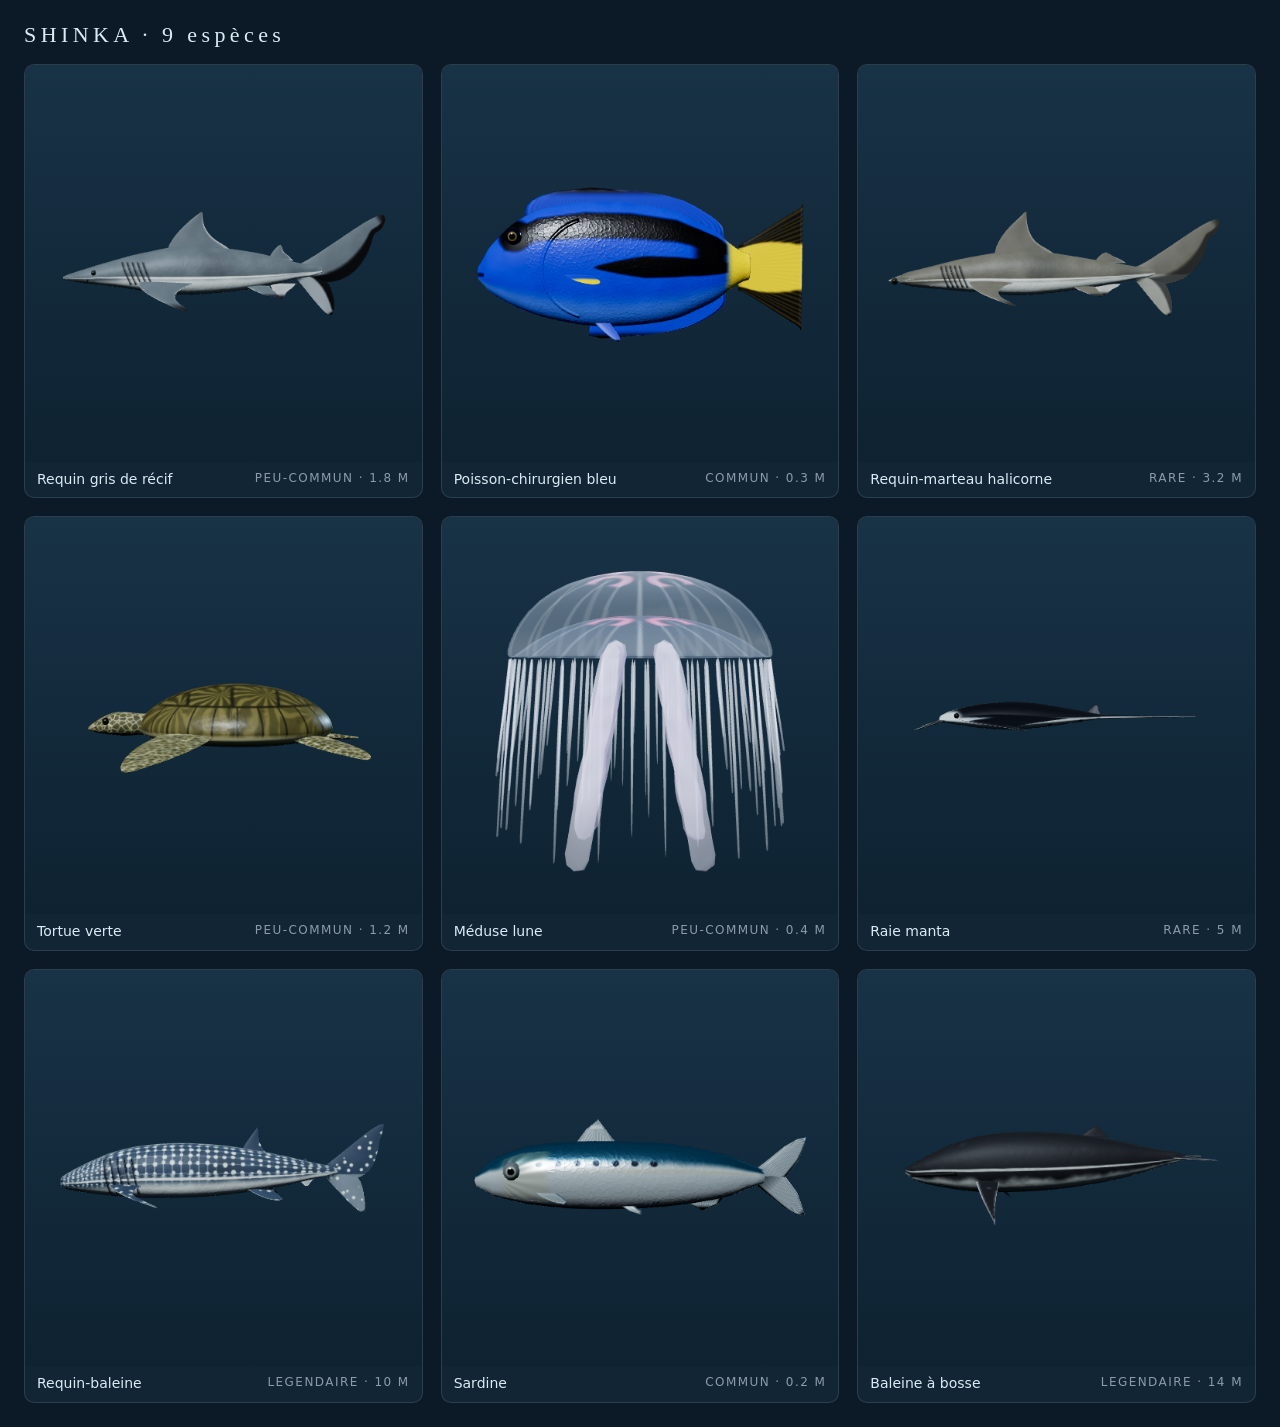
<file: outils/planche.html>
<!DOCTYPE html>
<html lang="fr">
<head>
  <meta charset="UTF-8">
  <title>Shinka — planche des espèces</title>
  <!-- Outil de contrôle : toutes les vignettes du carnet (models/<id>.png) sur une planche,
       avec le nom et la rareté. Capture : node outils/capture.mjs "http://localhost:8792/outils/planche.html" planche.png 3 1500 1000 -->
  <style>
    body { margin: 0; padding: 24px; background: #0b1a26; color: #d9ecf5; font: 14px/1.4 Inter, system-ui, sans-serif; }
    h1 { font: 300 22px/1 'Cormorant Garamond', Georgia, serif; letter-spacing: .2em; margin: 0 0 18px; }
    .grille { display: grid; grid-template-columns: repeat(auto-fill, minmax(300px, 1fr)); gap: 18px; }
    figure { margin: 0; background: #122535; border: 1px solid rgba(217, 236, 245, .12); border-radius: 10px; overflow: hidden; }
    img { display: block; width: 100%; aspect-ratio: 1; object-fit: contain; background: linear-gradient(#183246, #0e2231); }
    figcaption { padding: 8px 12px; display: flex; justify-content: space-between; }
    .rarete { opacity: .6; font-size: 12px; letter-spacing: .12em; text-transform: uppercase; }
  </style>
</head>
<body>
  <h1>SHINKA · 9 espèces</h1>
  <div class="grille" id="grille"></div>
  <script type="module">
    import { ESPECES } from '../js/species.js';
    const grille = document.getElementById('grille');
    for (const e of ESPECES) {
      const f = document.createElement('figure');
      const img = document.createElement('img'); img.src = `../models/${e.id}.png?${Date.now()}`;
      const cap = document.createElement('figcaption');
      cap.append(Object.assign(document.createElement('span'), { textContent: e.nom }),
                 Object.assign(document.createElement('span'), { className: 'rarete', textContent: `${e.rarete} · ${e.taille} m` }));
      f.append(img, cap); grille.append(f);
    }
  </script>
</body>
</html>
</file>
